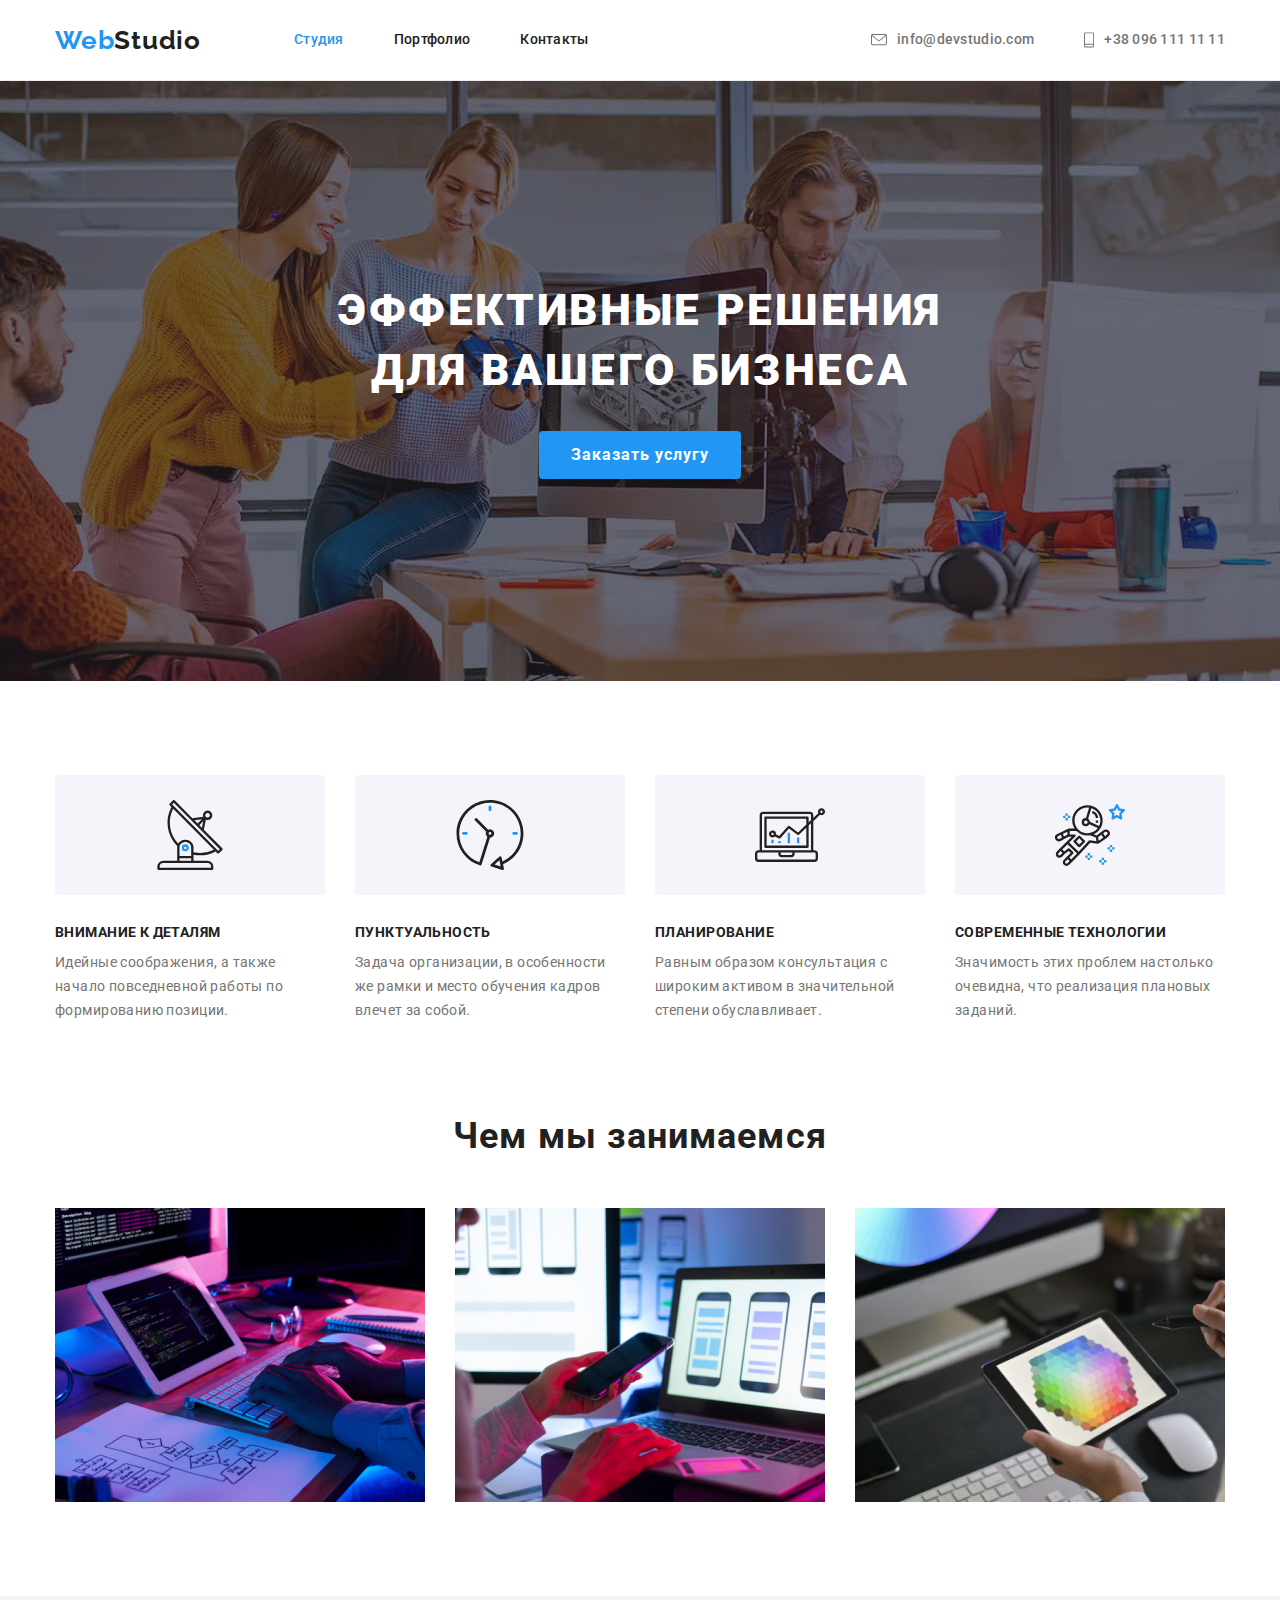
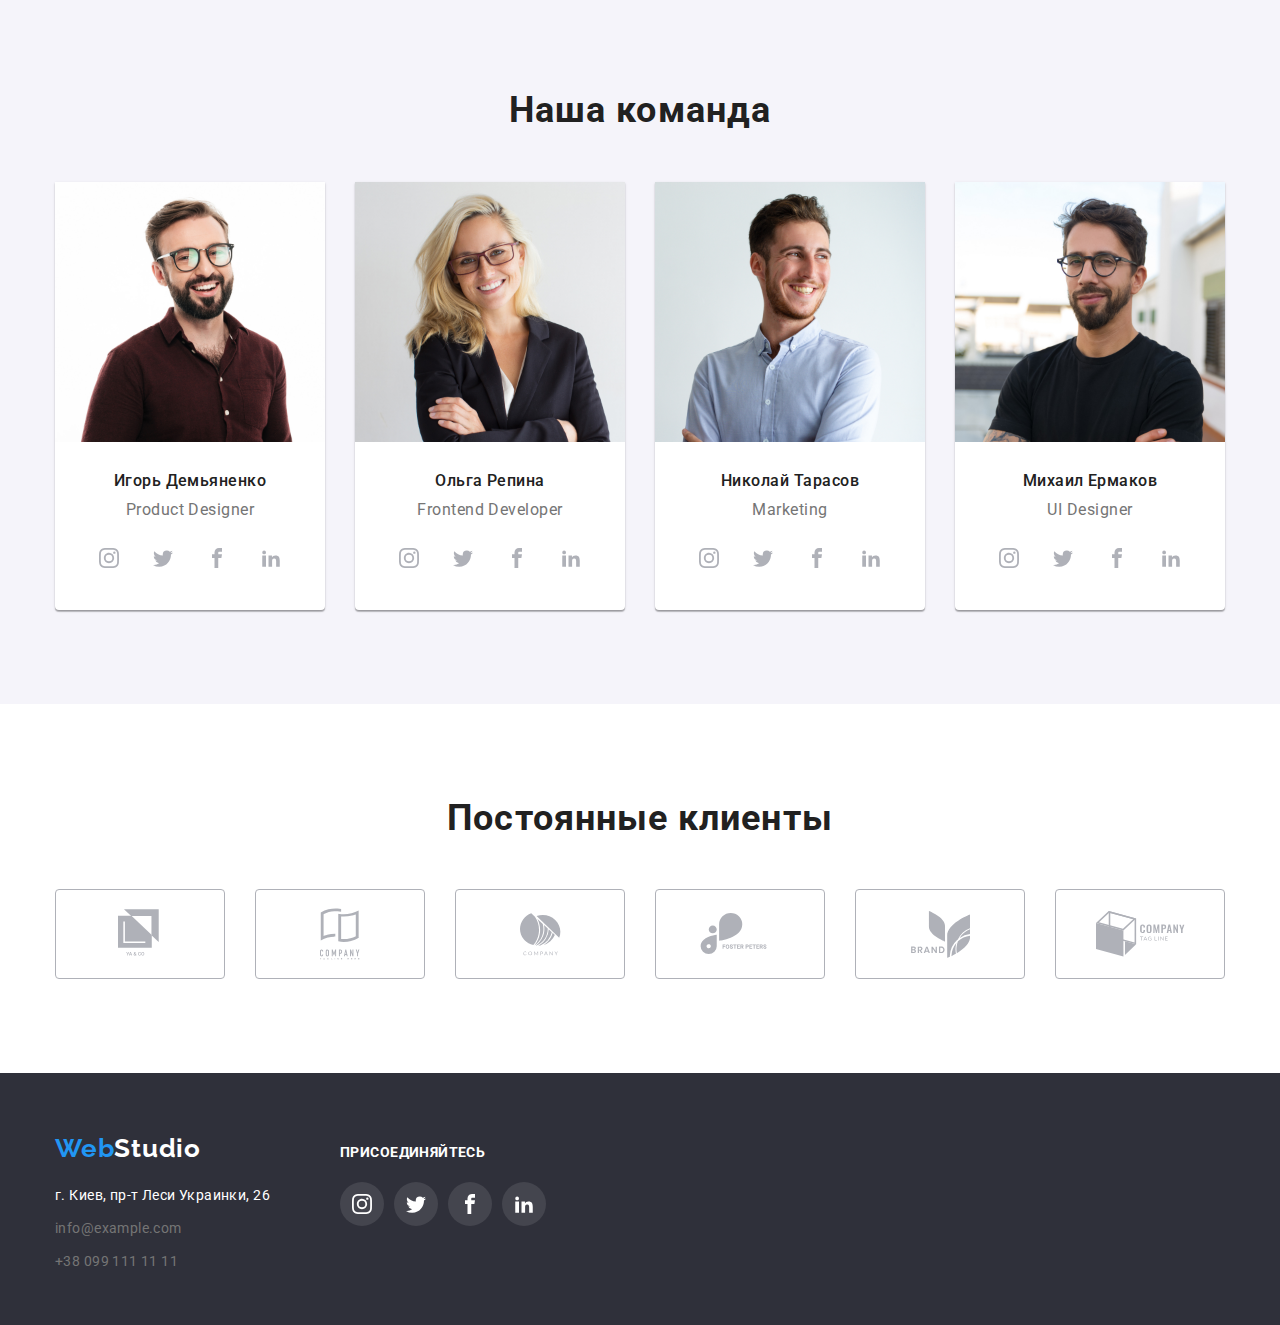
<file: index.html>
<!DOCTYPE html>
<html lang="ru">
<head>
	<meta charset="UTF-8">
	<link rel="stylesheet" href="https://cdnjs.cloudflare.com/ajax/libs/modern-normalize/1.0.0/modern-normalize.min.css">
	<link rel="stylesheet" href="./css/styles.css">
	<link href="https://fonts.googleapis.com/css2?family=Raleway:wght@700&family=Roboto:wght@400;500;700;900&display=swap"
		rel="stylesheet">
	<meta name="viewport" content="width=device-width, initial-scale=1.0">
	<title>Главная</title>
</head>
<body class="page">

		<!--Верхняя линия-->
	<header>
		<div class="container header-nav">
			<nav>
				<a class="logo" href="./index.html">Web<span class="logo-black">Studio</span></a>
				<ul class="list site-nav">
					<li class="item">
						<a class="link current" href="./index.html">Студия</a>
					</li>
					<li class="item">
						<a class="link" href="./portfolio.html">Портфолио</a>
					</li>
					<li class="item">
						<a class="link" href="">Контакты</a>
					</li>
				</ul>
			</nav>
			<ul class="list contacts-nav">
				<li class="contacts-item">
					<a class="link" href="mailto:info@devstudio.com">
						<svg class="contacts-icon icon-mail" width="16" height="12">
							<use href="./images/sprite.svg#icon-mail"></use>
						</svg>
						info@devstudio.com
					</a>
				</li>
				<li class="contacts-item">
					<a class="link" href="tel:+380961111111">
						<svg class="contacts-icon icon-phone" width="10" height="16">
							<use href="./images/sprite.svg#icon-phone"></use>
						</svg>
						+38 096 111 11 11
					</a>
				</li>
			</ul>
		</div>		
	</header>
		
	<main>
		<!--Шапка-->
		<section class="section order">
			<h1 class="order-title">
				Эффективные решения <br> для вашего бизнеса
			</h1>
			<a class="button" href="">Заказать услугу</a>
			
		</section>
		<!--Особенности-->
		<section class="features">
			<div class="container">
				<ul class="feature list">
					<li class="item">
						<h3 class="feature-title">
							Внимание к деталям
						</h3>
						<p class="feature-text">
							Идейные соображения, а также начало повседневной работы по формированию позиции.
						</p>
					</li>
					<li class="item">
						<h3 class="feature-title">
							Пунктуальность
						</h3>
						<p class="feature-text">
							Задача организации, в особенности же рамки и место обучения кадров влечет за собой.
						</p>
					</li>
					<li class="item">
						<h3 class="feature-title">
							Планирование
						</h3>
						<p class="feature-text">
							Равным образом консультация с широким активом в значительной степени обуславливает.
						</p>
					</li>
					<li class="item">
						<h3 class="feature-title">
							Современные технологии
						</h3>
						<p class="feature-text">
							Значимость этих проблем настолько очевидна, что реализация плановых заданий.
						</p>
					</li>
				</ul>
			</div>
			
		</section>
		<!--Чем мы занимаемся-->
		<section class="work">
			<div class="container">
				<h2 class="work-title">
					Чем мы занимаемся
				</h2>
				<ul class="work-items list">
					<li class="work-card">
						<img src="images/img1.jpg" alt="box1" width="370" height="294">
					</li>
					<li class="work-card">
						<img src="images/img2.jpg" alt="box2" width="370" height="294">
					</li>
					<li class="work-card">
						<img src="images/img3.jpg" alt="box3" width="370" height="294">
					</li>
				</ul>
			</div>
		</section>
		<!--Наша команда-->
		<section class="team">			
			<div class="container">
				<h2 class="team-title">
					Наша команда
				</h2>
				<ul class="team-items list">
					<li class="team-card">
						<img src="images/photo1.jpg" alt="Product Designer" width="270" height="260">
						<div class="team-item">
							<h3 class="team-name">
								Игорь Демьяненко
							</h3>
							<p class="team-text">
								Product Designer
							</p>
							<ul class="social-links list">
								<li class="social-item">
									<a class="social-link" href="" aria-label="Ссылка на Instagram">
										<svg class="social-icon">
											<use href="./images/sprite.svg#icon-instagram"></use>
										</svg>
									</a>
								</li>
								<li class="social-item">
									<a class="social-link" href="" aria-label="Ссылка на Twitter">
										<svg class="social-icon">
											<use href="./images/sprite.svg#icon-twitter"></use>
										</svg>
									</a>
								</li>
								<li class="social-item">
									<a class="social-link" href="" aria-label="Ссылка на Facebook">
										<svg class="social-icon">
											<use href="./images/sprite.svg#icon-facebook"></use>
										</svg>
									</a>
								</li>
								<li class="social-item">
									<a class="social-link" href="" aria-label="Ссылка на LinkedIn">
										<svg class="social-icon">
											<use href="./images/sprite.svg#icon-linkedin"></use>
										</svg>
									</a>
								</li>
							</ul>
						</div>
						
					</li>
					<li class="team-card">
						<img src="images/photo2.jpg" alt="Frontend Developer" width="270" height="260">
						<div class="team-item">
							<h3 class="team-name">
								Ольга Репина
							</h3>
							<p class="team-text">
								Frontend Developer
							</p>
							<ul class="social-links list">
								<li class="social-item">
									<a class="social-link" href="" aria-label="Ссылка на Instagram">
										<svg class="social-icon">
											<use href="./images/sprite.svg#icon-instagram"></use>
										</svg>
									</a>
								</li>
								<li class="social-item">
									<a class="social-link" href="" aria-label="Ссылка на Twitter">
										<svg class="social-icon">
											<use href="./images/sprite.svg#icon-twitter"></use>
										</svg>
									</a>
								</li>
								<li class="social-item">
									<a class="social-link" href="" aria-label="Ссылка на Facebook">
										<svg class="social-icon">
											<use href="./images/sprite.svg#icon-facebook"></use>
										</svg>
									</a>
								</li>
								<li class="social-item">
									<a class="social-link" href="" aria-label="Ссылка на LinkedIn">
										<svg class="social-icon">
											<use href="./images/sprite.svg#icon-linkedin"></use>
										</svg>
									</a>
								</li>
							</ul>
						</div>
					</li>
					<li class="team-card">
						<img src="images/photo3.jpg" alt="Marketing" width="270" height="260">
						<div class="team-item">
							<h3 class="team-name">
								Николай Тарасов
							</h3>
							<p class="team-text">
								Marketing
							</p>
							<ul class="social-links list">
								<li class="social-item">
									<a class="social-link" href="" aria-label="Ссылка на Instagram">
										<svg class="social-icon">
											<use href="./images/sprite.svg#icon-instagram"></use>
										</svg>
									</a>
								</li>
								<li class="social-item">
									<a class="social-link" href="" aria-label="Ссылка на Twitter">
										<svg class="social-icon">
											<use href="./images/sprite.svg#icon-twitter"></use>
										</svg>
									</a>
								</li>
								<li class="social-item">
									<a class="social-link" href="" aria-label="Ссылка на Facebook">
										<svg class="social-icon">
											<use href="./images/sprite.svg#icon-facebook"></use>
										</svg>
									</a>
								</li>
								<li class="social-item">
									<a class="social-link" href="" aria-label="Ссылка на LinkedIn">
										<svg class="social-icon">
											<use href="./images/sprite.svg#icon-linkedin"></use>
										</svg>
									</a>
								</li>
							</ul>
						</div>
					</li>
					<li class="team-card">
						<img src="images/photo4.jpg" alt="UI Designer" width="270" height="260">
						<div class="team-item">
							<h3 class="team-name">
								Михаил Ермаков
							</h3>
							<p class="team-text">
								UI Designer
							</p>
							<ul class="social-links list">
								<li class="social-item">
									<a class="social-link" href="" aria-label="Ссылка на Instagram">
										<svg class="social-icon">
											<use href="./images/sprite.svg#icon-instagram"></use>
										</svg>
									</a>
								</li>
								<li class="social-item">
									<a class="social-link" href="" aria-label="Ссылка на Twitter">
										<svg class="social-icon">
											<use href="./images/sprite.svg#icon-twitter"></use>
										</svg>
									</a>
								</li>
								<li class="social-item">
									<a class="social-link" href="" aria-label="Ссылка на Facebook">
										<svg class="social-icon">
											<use href="./images/sprite.svg#icon-facebook"></use>
										</svg>
									</a>
								</li>
								<li class="social-item">
									<a class="social-link" href="" aria-label="Ссылка на LinkedIn">
										<svg class="social-icon">
											<use href="./images/sprite.svg#icon-linkedin"></use>
										</svg>
									</a>
								</li>
							</ul>
						</div>
					</li>
				</ul>
			</div>
		</section>
		<!--Постоянные клиенты-->
		<section class="customers-section">
			<div class="container">
				<h2 class="customers-title">
					Постоянные клиенты
				</h2>
				<ul class="customers list">
					<li class="item">
						<a class="customers-link" href="">
							<svg class="customers-icon" width="45" height="50">
								<use href="./images/sprite.svg#icon-logo-1"></use>
							</svg>
						</a>
					</li>
					<li class="item">
						<a class="customers-link" href="">
							<svg class="customers-icon" width="40" height="52">
								<use href="./images/sprite.svg#icon-logo-2"></use>
							</svg>
						</a>
					</li>
					<li class="item">
						<a class="customers-link" href="">
							<svg class="customers-icon" width="41" height="43">
								<use href="./images/sprite.svg#icon-logo-3"></use>
							</svg>
						</a>
					</li>
					<li class="item">
						<a class="customers-link" href="">
							<svg class="customers-icon" width="80" height="42">
								<use href="./images/sprite.svg#icon-logo-4"></use>
							</svg>
						</a>
					</li>
					<li class="item">
						<a class="customers-link" href="">
							<svg class="customers-icon" width="59" height="47">
								<use href="./images/sprite.svg#icon-logo-5"></use>
							</svg>
						</a>
					</li>
					<li class="item">
						<a class="customers-link" href="">
							<svg class="customers-icon" width="89" height="46">
								<use href="./images/sprite.svg#icon-logo-6"></use>
							</svg>
						</a>
					</li>
				</ul>
			</div>
		</section>
		
	</main>
		<!--Подвал-->
	<footer class="page-footer">
		<div class="footer container">
			<div class="address">
				<a class="logo-foot" href="">Web<span class="logo-white">Studio</span></a>
				<address>
					г. Киев, пр-т Леси Украинки, 26
					<ul class="list contacts-foot">
						<li>
							<a class="link" href="mailto:info@example.com">
								info@example.com
							</a>
						</li>
						<li>
							<a class="link" href="tel:+380991111111">
								+38 099 111 11 11
							</a>
						</li>
					</ul>
				</address>
			</div>
			<div class="subscribe">
				<b>
					присоединяйтесь
				</b>
				<ul class="subscribe-list list">
					<li class="subscribe-item">
						<a class="social-link" href="" aria-label="Ссылка на Instagram">
							<svg class="subscribe-icon" width="20" height="20">
	                  <use href=" ./images/sprite.svg#icon-instagram"></use>
							</svg>
						</a>
					</li>
					<li class="subscribe-item">
						<a class="social-link" href="" aria-label="Ссылка на Twitter">
							<svg class="subscribe-icon" width="20" height="20">
								<use href="./images/sprite.svg#icon-twitter"></use>
							</svg>
						</a>
					</li>
					<li class="subscribe-item">
						<a class="social-link" href="" aria-label="Ссылка на Facebook">
							<svg class="subscribe-icon" width="20" height="20">
								<use href="./images/sprite.svg#icon-facebook"></use>
							</svg>
						</a>
					</li>
					<li class="subscribe-item">
						<a class="social-link" href="" aria-label="Ссылка на LinkedIn">
							<svg class="subscribe-icon" width="20" height="20">
								<use href="./images/sprite.svg#icon-linkedin"></use>
							</svg>
						</a>
					</li>
				</ul>
			</div>
		</div>
	
	</footer>

</body>
</html>
</file>
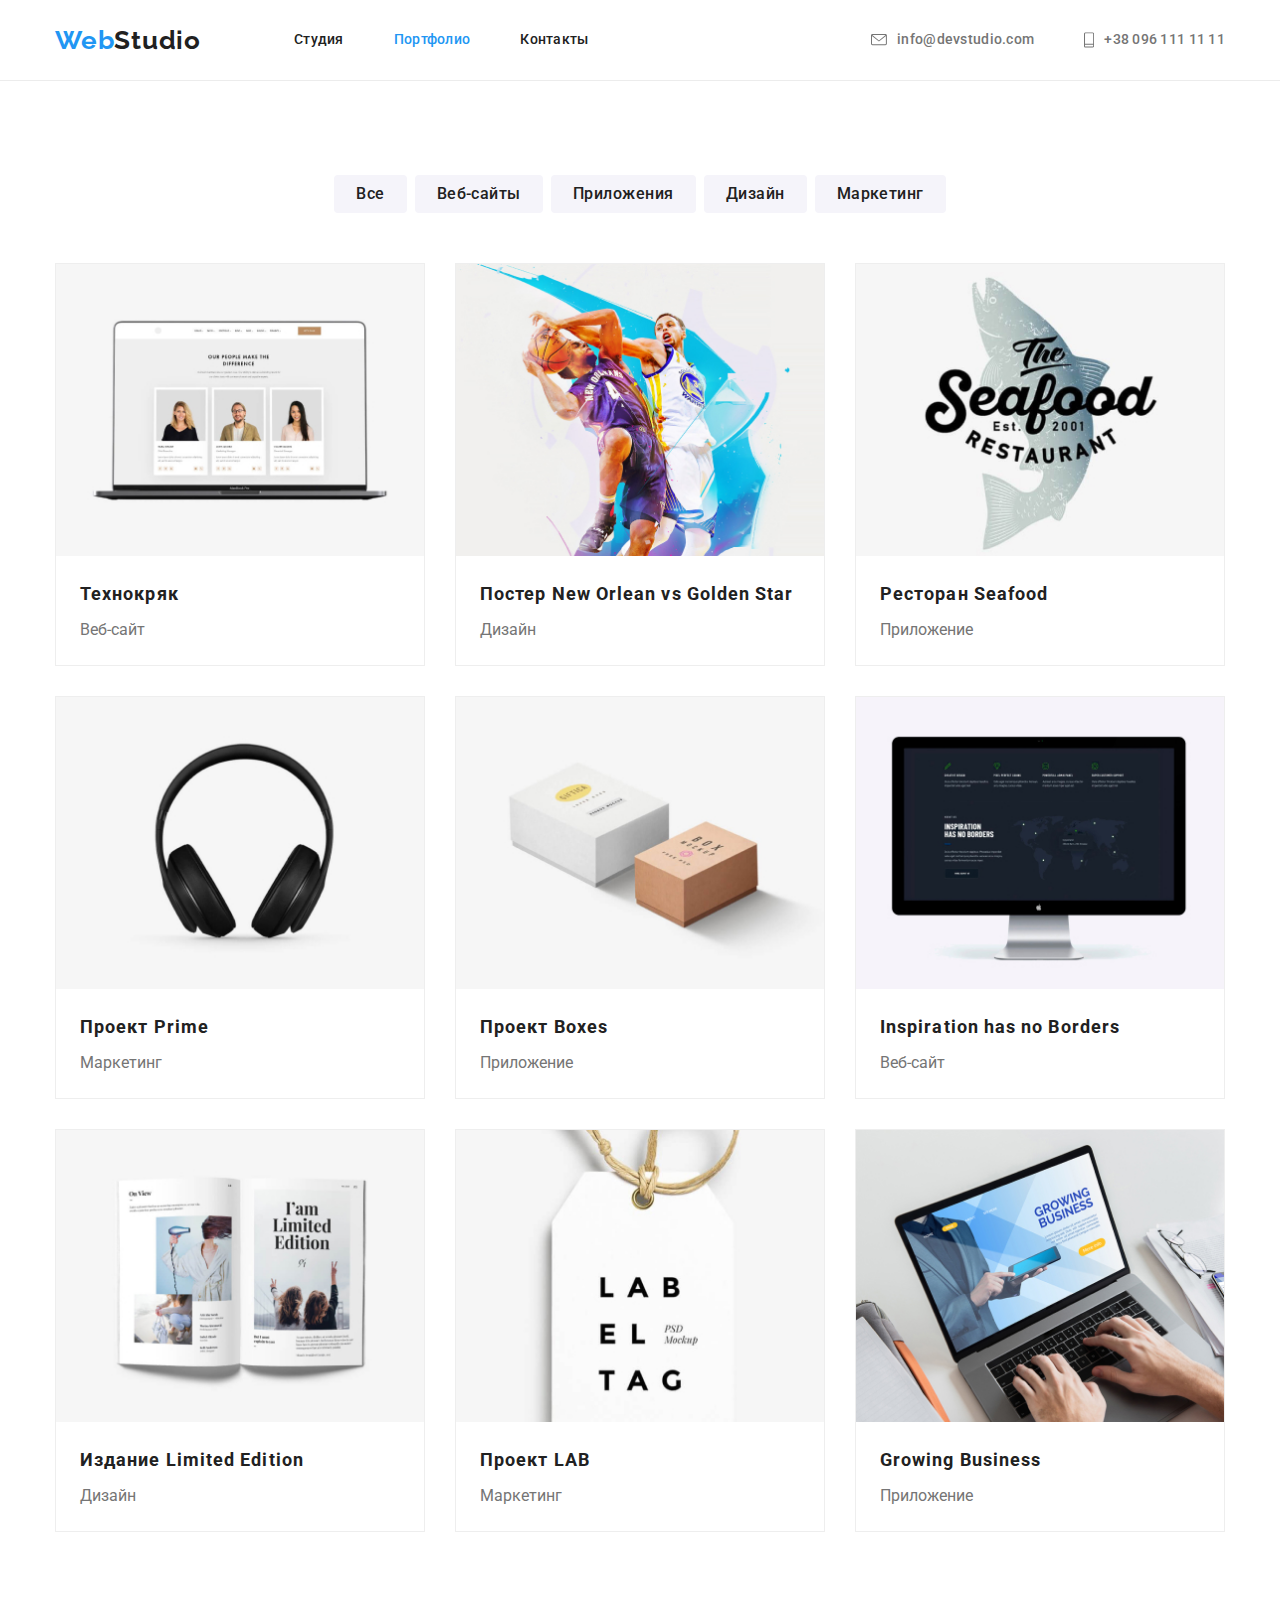
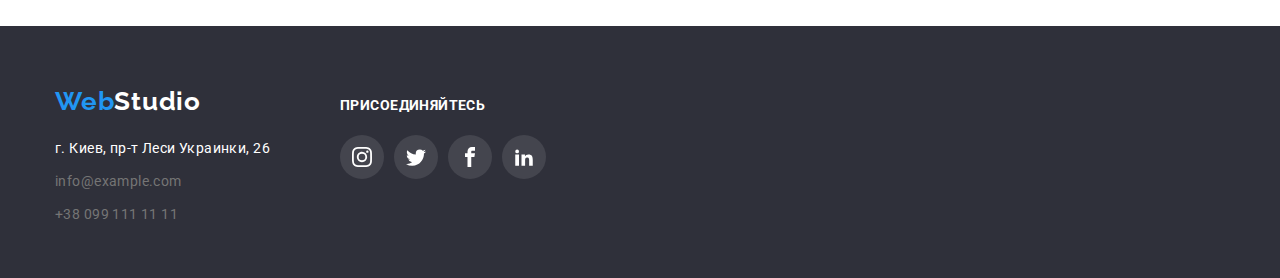
<file: portfolio.html>
<!DOCTYPE html>
<html lang="ru">
<head>
    <meta charset="UTF-8">
    <link rel="stylesheet" href="https://cdnjs.cloudflare.com/ajax/libs/modern-normalize/1.0.0/modern-normalize.min.css">
    <link rel="stylesheet" href="./css/styles.css">
    <link href="https://fonts.googleapis.com/css2?family=Raleway:wght@700&family=Roboto:wght@400;500;700;900&display=swap"
      rel="stylesheet">
    <meta name="viewport" content="width=device-width, initial-scale=1.0">
    <title>Портфолио</title>
</head>
<body class="page">
    <!--Верхняя линия-->
    <header>
      <div class="container header-nav">
        <nav>
          <a class="logo" href="./index.html">Web<span class="logo-black">Studio</span></a>
          <ul class="list site-nav">
            <li class="item">
              <a class="link" href="./index.html">Студия</a>
            </li>
            <li class="item">
              <a class="link current" href="./portfolio.html">Портфолио</a>
            </li>
            <li class="item">
              <a class="link" href="">Контакты</a>
            </li>
          </ul>
        </nav>
        <ul class="list contacts-nav">
          <li class="contacts-item">
            <a class="link" href="mailto:info@devstudio.com">
              <svg class="contacts-icon icon-mail">
                <use href="./images/sprite.svg#icon-mail"></use>
              </svg>
              info@devstudio.com
            </a>
          </li>
          <li class="contacts-item">
            <a class="link" href="tel:+380961111111">
              <svg class="contacts-icon icon-phone">
                <use href="./images/sprite.svg#icon-phone"></use>
              </svg>
              +38 096 111 11 11
            </a>
          </li>
        </ul>
      </div>
    </header>
      <!--Портфолио-->
    <main> 
      <section class="projects">
        <div class="container">
          <h1 class="visually-hidden">Наши работы</h1>
          <ul class="filter-menu list">
            <li class="filter-item">
              <button type="button">Все</button>
            </li>
            <li class="filter-item">
              <button type="button">Веб-сайты</button>
            </li>
            <li class="filter-item">
              <button type="button">Приложения</button>
            </li>
            <li class="filter-item">
              <button type="button">Дизайн</button>
            </li>
            <li class="filter-item">
              <button type="button">Маркетинг</button>
            </li>
          </ul>
          
          <ul class="projects-items list">
            <li class="project">
              <a href="">
                <img src="./images/project1.jpg" alt="Ноутбук с сайтом" width="370" height="294">
                <div class="project-inner">
                  <h2 class="project-title">
                    Технокряк
                  </h2>
                  <p class="project-text">
                    Веб-сайт
                  </p>
                </div>
              </a>
            </li>
            <li class="project">
              <a href="">
                <img src="./images/project2.jpg" alt="Постер с игрой в баскетбол" width="370" height="294">
                <div class="project-inner">
                  <h2 class="project-title">
                  Постер New Orlean vs Golden Star
                </h2>
                <p class="project-text">
                  Дизайн
                </p>
                </div>
              </a>
            </li>
            <li class="project">
              <a href="">
                <img src="./images/project3.jpg" alt="Логотип с рыбой" width="370" height="294">
                <div class="project-inner">
                  <h2 class="project-title">
                  Ресторан Seafood
                </h2>
                <p class="project-text">
                  Приложение
                </p>
                </div>
              </a>
            </li>
            <li class="project">
              <a href="">
                <img src="./images/project4.jpg" alt="Наушники" width="370" height="294">
                <div class="project-inner">
                  <h2 class="project-title">
                  Проект Prime
                </h2>
                <p class="project-text">
                  Маркетинг
                </p>
                </div>
              </a>
            </li>
            <li class="project">
              <a href="">
                <img src="./images/project5.jpg" alt="Коробки" width="370" height="294">
                <div class="project-inner">
                  <h2 class="project-title">
                  Проект Boxes
                </h2>
                <p class="project-text">
                  Приложение
                </p>
                </div>
              </a>
            </li>
            <li class="project">
              <a href="">
                <img src="./images/project6.jpg" alt="Компьютер с сайтом" width="370" height="294">
                <div class="project-inner">
                  <h2 class="project-title">
                  Inspiration has no Borders
                </h2>
                <p class="project-text">
                  Веб-сайт
                </p>
                </div>
              </a>
            </li>
            <li class="project">
              <a href="">
                <img src="./images/project7.jpg" alt="Открытый журнал" width="370" height="294">
                <div class="project-inner">
                  <h2 class="project-title">
                  Издание Limited Edition
                </h2>
                <p class="project-text">
                  Дизайн
                </p>
                </div>
              </a>
            </li>
            <li class="project">
              <a href="">
                <img src="./images/project8.jpg" alt="Бирка с ценой" width="370" height="294">
                <div class="project-inner">
                  <h2 class="project-title">
                  Проект LAB
                </h2>
                <p class="project-text">
                  Маркетинг
                </p>
                </div>
              </a>
            </li>
            <li class="project">
              <a href="">
                <img src="./images/project9.jpg" alt="Ноутбук" width="370" height="294">
                <div class="project-inner">
                  <h2 class="project-title">
                  Growing Business
                </h2>
                <p class="project-text">
                  Приложение
                </p>
                </div>
              </a>
            </li>
          </ul>
        </div>        
      </section>    
    </main>
    <!--Подвал-->
    <footer class="page-footer">
      <div class="footer container">
        <div class="address">
          <a class="logo-foot" href="">Web<span class="logo-white">Studio</span></a>
          <address>
            г. Киев, пр-т Леси Украинки, 26
            <ul class="list contacts-foot">
              <li>
                <a class="link" href="mailto:info@example.com">
                  info@example.com
                </a>
              </li>
              <li>
                <a class="link" href="tel:+380991111111">
                  +38 099 111 11 11
                </a>
              </li>
            </ul>
          </address>
        </div>
        <div class="subscribe">
          <b>
            присоединяйтесь
          </b>
          <ul class="subscribe-list list">
            <li class="subscribe-item">
              <a class="social-link" href="" aria-label="Ссылка на Instagram">
                <svg class="subscribe-icon" width="20" height="20">
                  <use href="./images/sprite.svg#icon-instagram"></use>
                </svg>
              </a>
            </li>
            <li class="subscribe-item">
              <a class="social-link" href="" aria-label="Ссылка на Twitter">
                <svg class="subscribe-icon" width="20" height="20">
                  <use href="./images/sprite.svg#icon-twitter"></use>
                </svg>
              </a>
            </li>
            <li class="subscribe-item">
              <a class="social-link" href="" aria-label="Ссылка на Facebook">
                <svg class="subscribe-icon" width="20" height="20">
                  <use href="./images/sprite.svg#icon-facebook"></use>
                </svg>
              </a>
            </li>
            <li class="subscribe-item">
              <a class="social-link" href="" aria-label="Ссылка на LinkedIn">
                <svg class="subscribe-icon" width="20" height="20">
                  <use href="./images/sprite.svg#icon-linkedin"></use>
                </svg>
              </a>
            </li>
          </ul>
        </div>
      </div>
    
    </footer>
</body>
</html>
</file>
<file: css/styles.css>
/* 
цвет основного текста/main-color #757575 
цвет вторичного текста/title-color  #212121 
цвет акцента/accent-color  #2196F3 
цвет фона/bg-color  #FFFFFF 
вторичный цвет фона/bg-foot-color  #2F303A 
дополнительный цвет фона/team-color #F5F4FA
вспомогательный цвет иконок/icon-color #AFB1B8
*/

html {
  box-sizing: border-box;
}

*,
*::before,
*::after {
  box-sizing: inherit;
}

.container {
  width: 1200px;
  margin-left: auto;
  margin-right: auto;
  padding-left: 15px;
  padding-right: 15px;
}

:root {
  --main-color: #757575;
  --title-color: #212121;
  --accent-color: #2196F3;
  --bg-color: #FFFFFF;
  --bg-foot-color: #2F303A; 
  --team-color: #F5F4FA;  
  --icon-color: #AFB1B8;
}   

.page {
  padding: 0;
	margin: 0;
  border: 0;
  background-color: var(--bg-color);
  font-family: "Roboto", sans-serif;
  color: var(--main-color);
}

.list {
  list-style: none;
  margin: 0;
  padding: 0;
}

img {
  display: block;
  max-width: 100%;
  height: auto;
}

/* Верхняя линия */
header {
  /* height: 80px; */
  border-bottom: 1px solid #ECECEC;
}

.logo, .logo-foot {
  font-family: "Raleway", sans-serif;
  font-weight: 700;
  font-size: 26px;
  line-height: 1.19;
  letter-spacing: 0.03em;
  color: var(--accent-color);
  text-decoration: none;
}

.logo-black {color: var(--title-color);}
.logo-white {color: var(--bg-color);}

.link {
  color: var(--title-color);
  text-decoration: none;
}

.site-nav, 
.contacts-nav {
  font-weight: 500;
  font-size: 14px;
  line-height: 1.14;
  letter-spacing: 0.02em;
  color: var(--title-color);
}

.list .link:hover, 
.list .link:focus {
  color: var(--accent-color);
}

.contacts-nav .link, 
.contacts-foot .link {
  color: var(--main-color);
}

.site-nav .link.current {
  color: var(--accent-color);
}

.site-nav .link {
  display: block;
  padding-top: 32px;
  padding-bottom: 32px;
}

nav, .site-nav, .contacts-nav {
  display: flex;
  align-items: center; 
}

.header-nav {
  display: flex;
  align-items: center;
}

.contacts-nav {
  margin-left: auto;
}

.site-nav {
  margin-left: 93px;
}

.contacts-item .link {
  padding: 32px 0;
  display: inline-flex;
  align-items: center;
}

.link:hover .contacts-icon {
  fill: var(--accent-color);
}

.site-nav .item:not(:last-child),
.contacts-item:not(:last-child) {
  margin-right: 50px;
}

.contacts-icon {
  margin-right: 10px;
  fill: currentColor;
}

.icon-mail {
  width: 16px;
  height: 12px;
}

.icon-phone {
  width: 10px;
  height: 16px;
}

/* Шапка */
.order {
  background-image: linear-gradient(rgba(47, 48, 58, 0.4), rgba(47, 48, 58, 0.4)), url(../images/hero.jpg);
  background-repeat: no-repeat;
  background-position: center;
  background-size: cover;
  padding-top: 200px;
  padding-bottom: 200px;
  margin-left: auto;
  margin-right: auto;
  max-width: 1600px;
  height: 600px;
  background-color: var(--bg-foot-color);
  text-align: center;
}

.order-title {
  margin-top: 0;
  margin-bottom: 30px;
  font-weight: 900;
  font-size: 44px;
  line-height: 1.36;
  letter-spacing: 0.06em;
  text-transform: uppercase;
  color: var(--bg-color);
}

.button {
  display: inline-block;
  padding: 10px 32px;
  font-weight: 700;
  font-size: 16px;
  line-height: 1.8;
  align-items: center;
  letter-spacing: 0.06em;
  color: var(--bg-color);
  background-color: var(--accent-color);
  text-decoration: none;
  box-shadow: 0px 4px 4px rgba(0, 0, 0, 0.15);
  border-radius: 4px;
}

/* Особенности */
.features {
  padding-top: 94px;
}

.feature {
  display: flex;
  flex-wrap: wrap;
}

.feature > .item {
 width: calc((100% - 90px) / 4);
}

.feature > .item:not(:last-child) {
  margin-right: 30px;
}

.feature-title {
  margin-top: 0;
  margin-bottom: 10px;
  font-weight: 700;
  font-size: 14px;
  line-height: 1.14;
  letter-spacing: 0.03em;
  text-transform: uppercase;
  color: var(--title-color);
}

.feature-text {
  margin: 0;
  font-size: 14px; 
  line-height: 1.7;
  letter-spacing: 0.03em;
}

.feature .item::before {
  content: "";
  display: block;
  height: 120px;
  background-color: #F5F4FA;
  background-repeat: no-repeat;
  background-position: center;
  border-radius: 4px;
  margin-bottom: 30px;
}

.feature .item:nth-child(1)::before {
  background-image: url(../images/antenna.svg)  
}

.feature .item:nth-child(2)::before {
  background-image: url(../images/clock.svg); 
}

.feature .item:nth-child(3)::before {
  background-image: url(../images/diagram.svg);  
}

.feature .item:nth-child(4)::before {
  background-image: url(../images/astronaut.svg);  
}

/* Чем мы занимаемся */
.work {
  padding-top: 94px;
  padding-bottom: 94px;
}

.work-items {
  display: flex;
}

.work-card {
  width: calc((100% - 60px) / 3);
}
.work-card:not(:last-child) {
  margin-right: 30px;
}

.work-title {
  margin-top: 0;
  margin-bottom: 50px; 
  font-weight: 700;
  font-size: 36px;
  line-height: 1.16;
  text-align: center;
  letter-spacing: 0.03em;
  color: var(--title-color);
}

/* Наша команда */
.team {
  padding-top: 94px;
  padding-bottom: 94px;
  background-color: var(--team-color);
}

.team-title {
  margin-top: 0px;
  margin-bottom: 50px;
  font-weight: 700;
  font-size: 36px;
  line-height: 1.16;
  text-align: center;
  letter-spacing: 0.03em;
  color: var(--title-color);
}

.team-name {
  margin-top: 0;
  margin-bottom: 10px;
  font-weight: 500;
  font-size: 16px;
  line-height: 1.18;
  letter-spacing: 0.03em;
  color: var(--title-color);
  text-align: center;
}

.team-text {
  margin: 0;
  margin-bottom: 16px;
  font-size: 16px;
  line-height: 1.18;
  letter-spacing: 0.03em;
  text-align: center;
}

.social-links {
  display: flex;
}

.social-link {
  display: flex;
  width: 44px;
  height: 44px;
  border-radius: 50%;
  justify-content: center;
  align-items: center;
}

.social-item:not(:last-child) {
  margin-right: 10px;
}

.social-link:hover, 
.social-link:focus {
  background-color: var(--accent-color);
}

.social-icon {
  width: 20px;
  height: 20px;
  fill: var(--icon-color);
}

.social-link:hover .social-icon {
  fill: var(--bg-color);
}

.team-items {
  display: flex;
  justify-content: center;
}

.team-card:not(:last-child) {
  margin-right: 30px;
}

.team-card {
  width: calc((100% - 90px) / 4);
  background: #FFFFFF;
  box-shadow: 0px 1px 3px rgba(0, 0, 0, 0.12), 0px 1px 1px rgba(0, 0, 0, 0.14), 0px 2px 1px rgba(0, 0, 0, 0.2);
  border-radius: 0px 0px 4px 4px;
}

.team-item {
  padding: 30px 32px;
}

/* Постоянные клиенты */

.customers-section{
  padding-top: 94px;
  padding-bottom: 94px;
}

.customers-title {
  margin-top: 0;
  margin-bottom: 50px;
  font-weight: bold;
  font-size: 36px;
  line-height: 1.16;
  text-align: center;
  letter-spacing: 0.03em;
  color: var(--title-color);
}

.customers {
  display: flex;
}

.customers-link {
  display: inline-flex;
  width: 170px;
  height: 90px;
  justify-content: center;
  align-items: center;
  border: 1px solid var(--icon-color);
  border-radius: 4px;
}  

.customers .item:not(:last-child) {
  margin-right: 30px;
}

.customers-icon {
  fill: var(--icon-color);
}

.customers-link:hover .customers-icon {
  fill: var(--accent-color);
}

.customers-link:hover,
.customers-link:focus {
  border: 1px solid #2196f3
}

/* Подвал */
.page-footer {
  padding-top: 60px;
  padding-bottom: 60px;
  height: 252px;
  background-color: var(--bg-foot-color);
}

.footer {
  display: flex;
  align-items: baseline
}

.address {
  margin-right: 70px;
}

.footer address {
  margin-top: 20px;
  font-style: normal;
  font-size: 14px;
  line-height: 1.7;
  letter-spacing: 0.03em;
  color: var(--bg-color);
}

.contacts-foot {
  padding-top: 9px;
}

.contacts-foot li:first-child {
  margin-bottom: 9px;
}

.subscribe b {
  font-weight: bold;
  font-size: 14px;
  line-height: 1.14;
  letter-spacing: 0.03em;
  text-transform: uppercase;
  color: var(--bg-color);
}

.subscribe-list {
  display: flex;
  margin-top: 20px;
}

.subscribe-item:not(:last-child) {
  margin-right: 10px;
}

.subscribe-list li {
  border-radius: 50%;
  background: rgba(255, 255, 255, 0.1);
}

.subscribe-icon {
  width: 20px;
  height: 20px;
  fill: var(--bg-color);
}

/* Портфолио */
.projects {
  padding-top: 94px;
  padding-bottom: 94px;
}

.filter-menu {
  display: flex;
  margin: auto;
  margin-bottom: 50px;
  justify-content: center;
}

.filter-item:not(:last-child) {
  margin-right: 8px;
}

.filter-item button {
  padding: 6px 22px;
  font-weight: 500;
  font-size: 16px;
  line-height: 1.6;
  text-align: center;
  letter-spacing: 0.03em;
  color: var(--title-color);
  background-color: #F5F4FA;
  border-radius: 4px;
  border-style: none;
}

.filter-item button:hover, 
.filter-item button:focus {
  color: var(--bg-color);
  background-color: var(--accent-color);
  box-shadow: 0px 3px 1px rgba(0, 0, 0, 0.1), 0px 1px 2px rgba(0, 0, 0, 0.08), 0px 2px 2px rgba(0, 0, 0, 0.12);
}

.projects-items {
  display: flex;
  flex-wrap: wrap;
}

.project-inner {
  padding: 20px 24px;
}

.project-title {
  margin-top: 0;
  margin-bottom: 4px;
  font-weight: 700;
  font-size: 18px;
  line-height: 2;
  letter-spacing: 0.06em;
  color: var(--title-color);
}

.project-text {
  margin: 0;
  font-size: 16px;
  line-height: 1.8;
  color: var(--main-color);
}

.visually-hidden {
  position: absolute;
  width: 1px;
  height: 1px;
  margin: -1px;
  border: 0;
  padding: 0;
  clip: rect(0 0 0 0);
  overflow: hidden;
}

.project a {
  text-decoration: none;
}

.project {
  width: calc((100% - 60px) / 3);
  background: #FFFFFF;
  border: 1px solid #EEEEEE;
  box-sizing: border-box;
}

.project:not(:nth-child(3n)) {
  margin-right: 30px;
}

.project:not(:nth-last-child(-n + 3)) {
  margin-bottom: 30px;
}

.project:hover {
  box-shadow: 0px 1px 1px rgba(0, 0, 0, 0.12), 0px 4px 4px rgba(0, 0, 0, 0.06), 1px 4px 6px rgba(0, 0, 0, 0.16);
}
</file>
